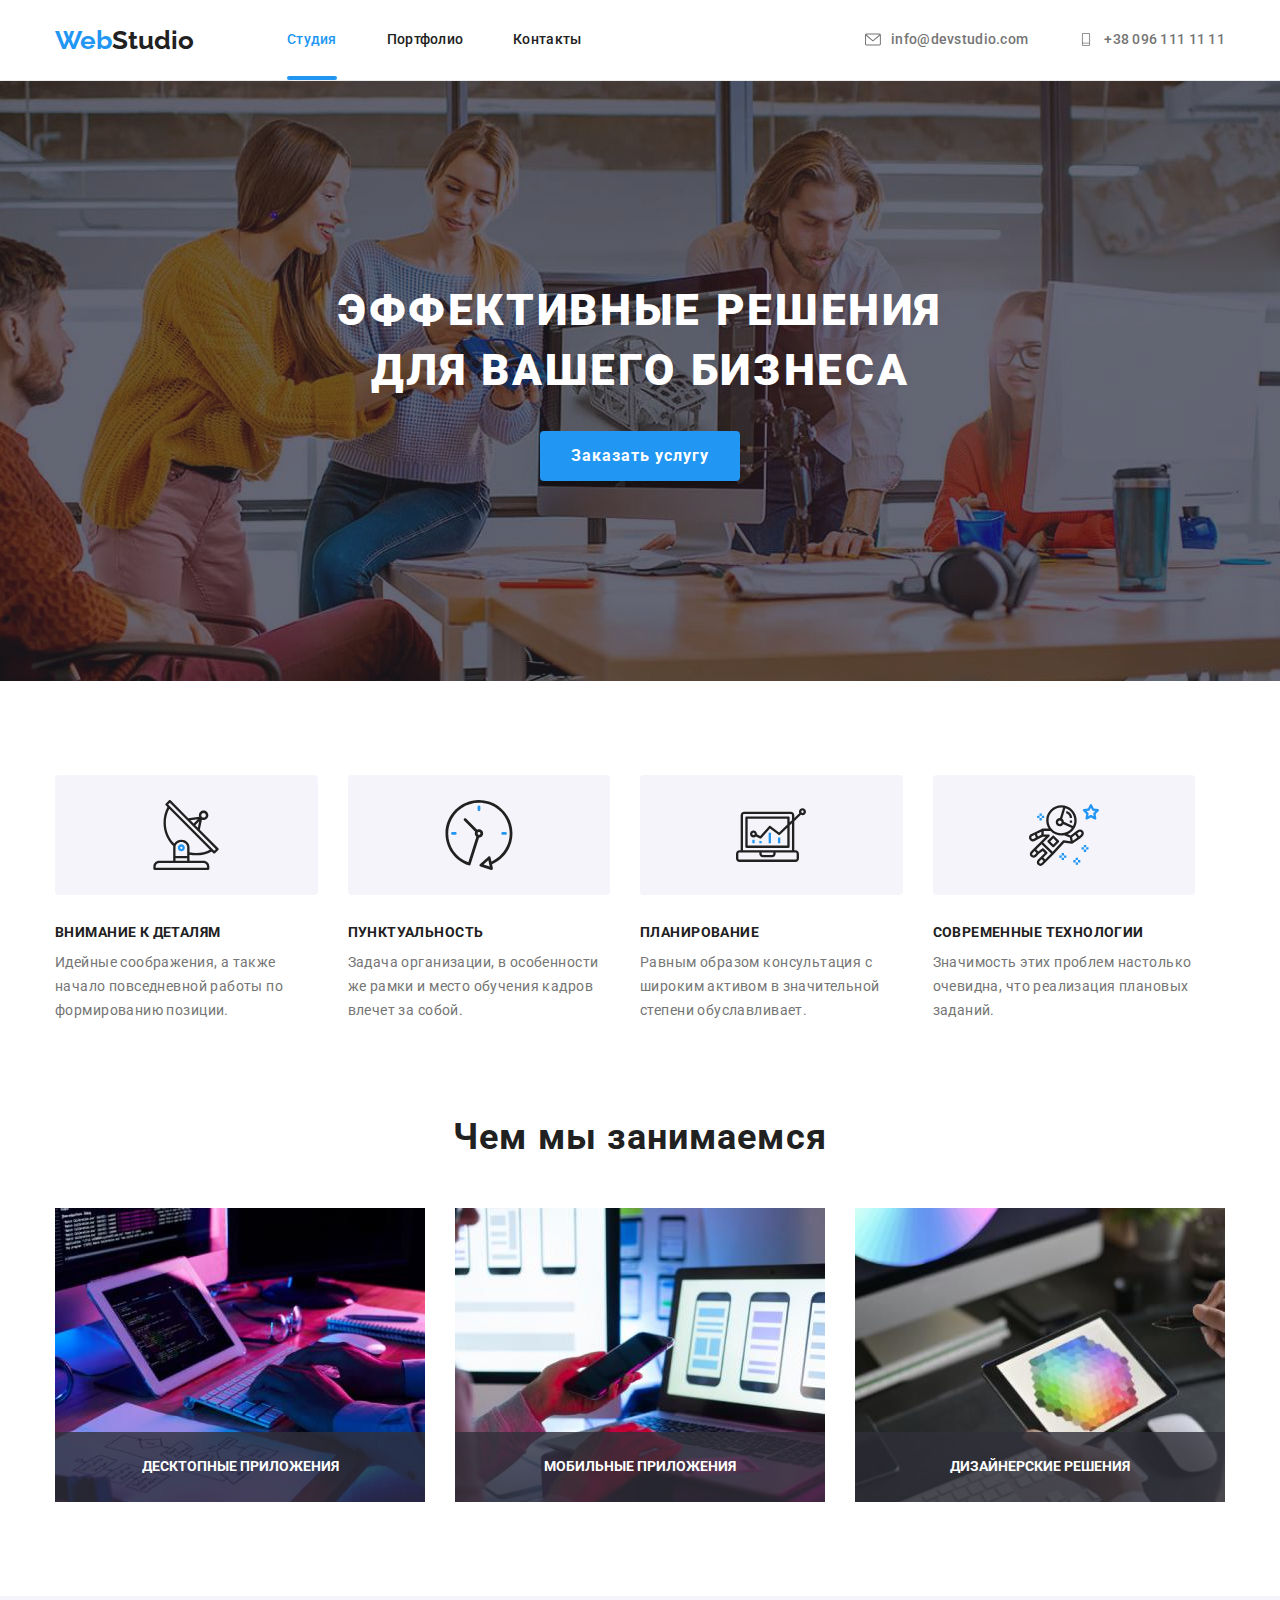
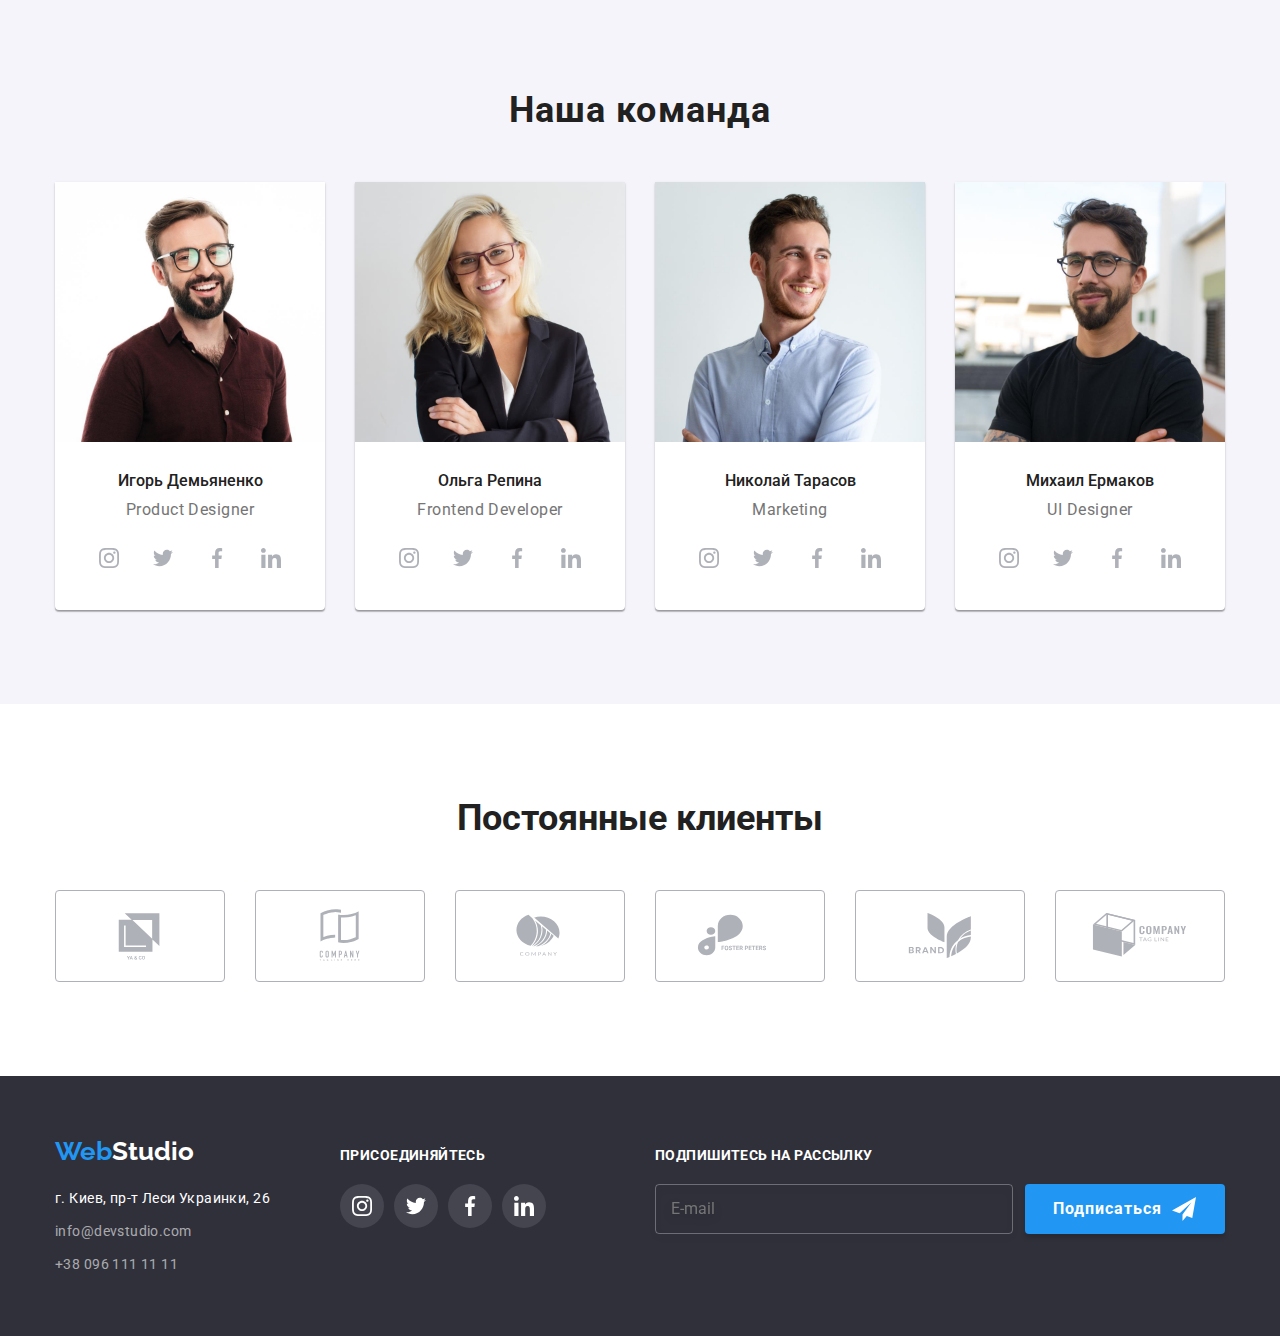
<file: index.html>
<!DOCTYPE html>
<html lang="ru">

<head>
    <meta charset="UTF-8">
    <meta http-equiv="X-UA-Compatible" content="IE=edge">
    <meta name="viewport" content="width=device-width, initial-scale=1.0">
    <title>WebStudio</title>
    <link rel="stylesheet"
        href="https://cdnjs.cloudflare.com/ajax/libs/modern-normalize/1.0.0/modern-normalize.min.css" />
    <link rel="stylesheet" href="./css/styles.css">
    <link rel="preconnect" href="https://fonts.googleapis.com">
    <link rel="preconnect" href="https://fonts.gstatic.com" crossorigin>
    <link
        href="https://fonts.googleapis.com/css2?family=Raleway:wght@700&family=Roboto:wght@400;500;700;900&display=swap"
        rel="stylesheet">
</head>

<body>
    <header class="header">
        <div class="container header-conteiner">
            <nav class="header-nav header-conteiner">
                <a href="" class="header-logo link">
                    <span class="logo">Web</span>Studio
                </a>
                <ul class="header-list">
                    <li class="header-item list"><a href="" class="header-link link current" >Студия</a></li>
                    <li class="header-item list"><a href="portfolio.html" class="header-link link">Портфолио</a></li>
                    <li class="header-item list"><a href="" class="header-link link">Контакты</a></li>
                </ul>
            </nav>
                <ul class="header-connect">
                    <li class="header-item-connect list">
                        <a href="mailto:info@devstudio.com" class="header-contacts link">
                            <svg class="header-icon" width="16" height="13">
                                <use href="./img/icons.svg#icon-mail"></use>
                            </svg>info@devstudio.com</a>
                        </li>
                    <li class="header-item-connect list">
                        <a href="tel:+380961111111" class=" header-contacts link">
                            <svg class="header-icon" width="16" height="13">
                                <use href="./img/icons.svg#icon-tel"></use>
                            </svg>+38 096 111 11 11</a>
                    </li>
                </ul>
            
        </div>
    </header>
    <main>
        <section class="basic section">
            <div class="container">
                <h1 class="basic-title">Эффективные решения для вашего бизнеса</h1>
                <button type="button" class="basic-btn" data-modal-open>Заказать услугу</button>
            </div>
        </section>
        <section class="benefits section">
            <div class="container">
                <ul class="benefits-list">
                    <li class="benefits-item list">
                        <div class="box">
                            <svg class="benefits-icon" width="70px" height="70px">
                                <use href="./img/icons.svg#icon-antenna"></use>
                            </svg>
                        </div>
                        <h3 class="benefits-title">Внимание к деталям</h3>
                        <p class="benefits-text">Идейные соображения, а также начало повседневной работы по формированию
                            позиции.</p>
                    </li>
                    <li class="benefits-item list">
                        <div class="box">
                            <svg class="benefits-icon" width="70px" height="70px">
                                <use href="./img/icons.svg#icon-clock"></use>
                            </svg>
                        </div>
                        <h3 class="benefits-title">Пунктуальность</h3>
                        <p class="benefits-text">Задача организации, в особенности же рамки и место обучения кадров
                            влечет за собой.</p>
                    </li>
                    <li class="benefits-item list">
                        <div class="box">
                            <svg class="benefits-icon" width="70px" height="70px">
                                <use href="./img/icons.svg#icon-diagram"></use>
                            </svg>
                        </div>
                        <h3 class="benefits-title">Планирование</h3>
                        <p class="benefits-text">Равным образом консультация с широким активом в значительной степени
                            обуславливает.</p>
                    </li>
                    <li class="benefits-item list">
                        <div class="box">
                            <svg class="benefits-icon" width="70px" height="70px">
                                <use href="./img/icons.svg#icon-astronaut"></use>
                            </svg>
                        </div>
                        <h3 class="benefits-title">Современные технологии</h3>
                        <p class="benefits-text">Значимость этих проблем настолько очевидна, что реализация плановых
                            заданий.</p>
                    </li>
                </ul>
            </div>
        </section>
        <section class="about section">
            <div class="container">
                <h2 class="about-title">Чем мы занимаемся</h2>
                <ul class="about-list">
                    <li class="about-item list"><img src="img/занятия1.jpg" alt="Человек работающий за компьютером"
                            width="370" class="about-img">
                            <div class="about-thumb">
                            <h3 class="about-title-item">Десктопные приложения</h3>
                        </div>
                        </li>
                    <li class="about-item list"><img src="img/занятия2.jpg"
                            alt="Человек работающий за компьютером с телефоном" width="370">
                        <div class="about-thumb">
                            <h3 class="about-title-item">Мобильные приложения</h3>
                        </div>
                    </li>
                    <li class="about-item list"><img src="img/занятия3.jpg" alt="Человек работает на планшете"
                            width="370">
                        <div class="about-thumb">
                            <h3 class="about-title-item">Дизайнерские решения</h3>
                        </div>
                    </li>
                </ul>
            </div>
        </section>
        <section class="team section">
            <div class="container">
                <h2 class="team-title">Наша команда</h2>
                <ul class="team-list">
                    <li class="team-item list">
                        <img src="img/нашакоманда1.jpg" alt="" width="270">
                        <div class="team-name-section">
                            <h3 class="team-name">Игорь Демьяненко</h3>
                            <p class="team-text">Product Designer</p>
                            <ul class="team-soc-list list">
                                        <li class="team-soc-item">
                                            <a href="" class="team-soc-link">
                                                <svg class="icon" width="20" height="20">
                                                    <use href="./img/icons.svg#icon-instagram"></use>
                                                </svg>
                                            </a>
                                        </li>
                                        <li class="team-soc-item">
                                            <a href="" class="team-soc-link">
                                                <svg class="icon" width="20" height="20">
                                                    <use href="./img/icons.svg#icon-twitter"></use>
                                                </svg>
                                            </a>
                                        </li>
                                        <li class="team-soc-item">
                                            <a href="" class="team-soc-link">
                                                <svg class="icon" width="20" height="20">
                                                    <use href="./img/icons.svg#icon-facebook"></use>
                                                </svg>
                                            </a>
                                        </li>
                                        <li class="team-soc-item">
                                            <a href="" class="team-soc-link">
                                                <svg class="icon" width="20" height="20">
                                                    <use href="./img/icons.svg#icon-linkedin"></use>
                                                </svg>
                                            </a>
                                        </li>

                            </ul>
                        </div>

                    </li>
                    <li class="team-item list">
                        <img src="img/нашакоманда2.jpg" alt="" width="270">
                        <div class="team-name-section">
                            <h3 class="team-name">Ольга Репина</h3>
                            <p class="team-text">Frontend Developer</p>
                            <ul class="team-soc-list list">
                                <li class="team-soc-item">
                                    <a href="" class="team-soc-link">
                                        <svg class="icon" width="20" height="20">
                                            <use href="./img/icons.svg#icon-instagram"></use>
                                        </svg>
                                    </a>
                                </li>
                                <li class="team-soc-item">
                                    <a href="" class="team-soc-link">
                                        <svg class="icon" width="20" height="20">
                                            <use href="./img/icons.svg#icon-twitter"></use>
                                        </svg>
                                    </a>
                                </li>
                                <li class="team-soc-item">
                                    <a href="" class="team-soc-link">
                                        <svg class="icon" width="20" height="20">
                                            <use href="./img/icons.svg#icon-facebook"></use>
                                        </svg>
                                    </a>
                                </li>
                                <li class="team-soc-item">
                                    <a href="" class="team-soc-link">
                                        <svg class="icon" width="20" height="20">
                                            <use href="./img/icons.svg#icon-linkedin"></use>
                                        </svg>
                                    </a>
                                </li>
                            
                            </ul>
                        </div>
                    </li>
                    <li class="team-item list">
                        <img src="img/нашакоманда3.jpg" alt="" width="270">
                        <div class="team-name-section">
                            <h3 class="team-name">Николай Тарасов</h3>
                            <p class="team-text">Marketing</p>
                            <ul class="team-soc-list list">
                                <li class="team-soc-item">
                                    <a href="" class="team-soc-link">
                                        <svg class="icon" width="20" height="20">
                                            <use href="./img/icons.svg#icon-instagram"></use>
                                        </svg>
                                    </a>
                                </li>
                                <li class="team-soc-item">
                                    <a href="" class="team-soc-link">
                                        <svg class="icon" width="20" height="20">
                                            <use href="./img/icons.svg#icon-twitter"></use>
                                        </svg>
                                    </a>
                                </li>
                                <li class="team-soc-item">
                                    <a href="" class="team-soc-link">
                                        <svg class="icon" width="20" height="20">
                                            <use href="./img/icons.svg#icon-facebook"></use>
                                        </svg>
                                    </a>
                                </li>
                                <li class="team-soc-item">
                                    <a href="" class="team-soc-link">
                                        <svg class="icon" width="20" height="20">
                                            <use href="./img/icons.svg#icon-linkedin"></use>
                                        </svg>
                                    </a>
                                </li>
                            
                            </ul>
                        </div>

                    </li>
                    <li class="team-item list">
                        <img src="img/нашакоманда4.jpg" alt="" width="270">
                        <div class="team-name-section">
                            <h3 class="team-name">Михаил Ермаков</h3>
                            <p class="team-text">UI Designer</p>
                            <ul class="team-soc-list list">
                                <li class="team-soc-item">
                                    <a href="" class="team-soc-link">
                                        <svg class="team-soc-icon" width="20" height="20">
                                            <use href="./img/icons.svg#icon-instagram"></use>
                                        </svg>
                                    </a>
                                </li>
                                <li class="team-soc-item">
                                    <a href="" class="team-soc-link">
                                        <svg class="team-soc-icon" width="20" height="20">
                                            <use href="./img/icons.svg#icon-twitter"></use>
                                        </svg>
                                    </a>
                                </li>
                                <li class="team-soc-item">
                                    <a href="" class="team-soc-link">
                                        <svg class="team-soc-icon" width="20" height="20">
                                            <use href="./img/icons.svg#icon-facebook"></use>
                                        </svg>
                                    </a>
                                </li>
                                <li class="team-soc-item">
                                    <a href="" class="team-soc-link">
                                        <svg class="team-soc-icon" width="20" height="20">
                                            <use href="./img/icons.svg#icon-linkedin"></use>
                                        </svg>
                                    </a>
                                </li>
                            
                            </ul>
                        </div>


                    </li>
                </ul>
            </div>
        </section>
        <section class="section">
            <div class="conteiner">
                <h2 class="clients-title">Постоянные клиенты</h2>
                <ul class="clients-list">
                    <li class="clients-item list">
                        <a href="" class="clients-link link">
                            <svg class="clients-icon" width="106" height="60">
                                <use href="./img/icons.svg#icon-Client-1"></use>
                            </svg>
                        </a>
                    </li>
                    <li class="clients-item list">
                        <a href="" class="clients-link link">
                            <svg class="clients-icon" width="106" height="60">
                                <use href="./img/icons.svg#icon-Client-2"></use>
                            </svg>
                        </a>
                    </li>
                    <li class="clients-item list">
                        <a href="" class="clients-link link">
                            <svg class="clients-icon" width="106" height="60">
                                <use href="./img/icons.svg#icon-Client-3"></use>
                            </svg>
                        </a>
                    </li>
                    <li class="clients-item list">
                        <a href="" class="clients-link link">
                            <svg class="clients-icon" width="106" height="60">
                                <use href="./img/icons.svg#icon-Client-4"></use>
                            </svg>
                        </a>
                    </li>
                    <li class="clients-item list">
                        <a href="" class="clients-link link">
                            <svg class="clients-icon" width="106" height="60">
                                <use href="./img/icons.svg#icon-Client-5"></use>
                            </svg>
                        </a>
                    </li>
                    <li class="clients-item list">
                        <a href="" class="clients-link link">
                            <svg class="clients-icon" width="106" height="60">
                                <use href="./img/icons.svg#icon-Client-6"></use>
                            </svg>
                        </a>
                    </li>
                </ul>
            </div>
        </section>
    </main>
    <footer class="footer">
        <div class="container footer-join">
            <div>
            <a href="" class="footer-logo link"><span class="logo">Web</span>Studio</a>
            <address>
                <ul class="footer-list">
                    <li class="footer-item list">
                        <a href="https://goo.gl/maps/ZzXpxowHpBQzY1ZR8" target="_blank"
                            rel="noopener nofollow noreferrer" class="footer-address link">г. Киев, пр-т Леси Украинки,
                            26</a>
                    </li>
                    <li class="footer-item list">
                        <a href="mailto:info@devstudio.com" class="footer-contacts link">info@devstudio.com</a>
                    </li>
                    <li class="footer-item list">
                        <a href="tel:+380961111111" class="footer-contacts link">+38 096 111 11 11</a>
                    </li>
                </ul>
            </address>
            </div>
            <div class="footer-box">
            <h2 class="footer-title">Присоединяйтесь</h2>
            <ul class="footer-soc">
                <li class="footer-soc-list list">
                    <a href="" class="footer-soc-link link">
                        <svg class="footer-icon" width="20" height="20">
                            <use href="./img/icons.svg#icon-instagram"></use>
                        </svg>
                    </a>
                </li>
                <li class="footer-soc-list list">
                    <a href="" class="footer-soc-link link">
                        <svg class="footer-icon" width="20" height="20">
                            <use href="./img/icons.svg#icon-twitter"></use>
                        </svg>
                    </a>
                </li>
                <li class="footer-soc-list list">
                    <a href="" class="footer-soc-link link">
                        <svg class="footer-icon" width="20" height="20">
                            <use href="./img/icons.svg#icon-facebook"></use>
                        </svg>
                    </a>
                </li>
                <li class="footer-soc-list list">
                    <a href="" class="footer-soc-link link">
                        <svg class="footer-icon" width="20" height="20">
                            <use href="./img/icons.svg#icon-linkedin"></use>
                        </svg>
                    </a>
                </li>
            </ul>
            </div>
            <div class="subscribe">
                <p class="subscribe-title">Подпишитесь на рассылку</p>
                <form class="subscribe-form">
                    <input 
                    type="email" 
                    name="usermail" 
                    class="subscribe-input" 
                    id="email" 
                    placeholder="E-mail" 
                    />
                    <button type="submit" class="subscribe-btn">
                        Подписаться
                        <svg width="24" height="24" class="subscribe-icon">
                            <use href="./img/icons.svg#icon-icon-send"></use>
                        </svg>
                    </button>
                </form>
            </div>
        </div>


    </footer>

    <div class="backdrop is-hidden" data-modal>
        <div class="modal ">
            <button type="button" class="btn-close" data-modal-close>
                <svg class="close-icon" width="18" height="18">
                    <use href="./img/icons.svg#icon-close"></use>
                </svg>
            </button>
            <p class="modal-title">Оставьте свои данные, мы вам перезвоним</p>
                <form>
                    <div class="modal-field">
                        <label class="modal-label">Имя</label>
                        <div class="input-wrap">
                         <input 
                        type="text" 
                        class="modal-input" 
                        name="user-tel" 
                         />
                        <svg class="form-icon" width="18" height="18">
                            <use href="./img/icons.svg#icon-person-black"></use>
                        </svg>
                        </div>
                    </div>
                    <div class="modal-field">
                        <label for="user-tel" class="modal-label">Телефон</label>
                        <div class="input-wrap">
                        <input 
                        type="tel"
                        class="modal-input"
                        name="user-tel"
                        id="user-tel"/>
                        <svg class="form-icon" width="18" height="18">
                            <use href="./img/icons.svg#icon-phone-black"></use>
                        </svg>
                        </div>
                    </div>
                    <div class="modal-field">
                        <label for="user-email" class="modal-label">Почта</label>
                        <div class="input-wrap">
                        <input 
                        type="email" 
                        class="modal-input" 
                        name="user-email" 
                        id="user-email" />
                        <svg class="form-icon" width="18" height="18">
                            <use href="./img/icons.svg#icon-email-black"></use>
                        </svg>
                        </div>
                    </div>
                    <div class="modal-field">
                        <label for="user-text" class="modal-label">Комментарий</label>
                        <textarea 
                        type="tel" 
                        class="comment-form" 
                        name="user-text" 
                        placeholder="Введите текст"
                        id="user-text"></textarea>
                        </div>
                     <div class="checkbox-field">
                        <label class="checkbox-label">
                            <input
                            type="checkbox"
                            name="privacy"
                            value="true"
                            class="modal-chek  modal-none-check "
                            id="privacy"
                            />
                           <span class="checkbox-icon"></span>
                           
                        <span class="checkbox-text"> Соглашаюсь с рассылкой и принимаю
                           <a href="" class="checkbox-part"> Условия договора</a>
                        </span>
                       </label>
                     </div>
                    <div class="modal-btn">
                        <button class="form-btn" type="submit">Отправить</button>
                    </div>
                    </div>
                </form>
            
        </div>
    </div>

<script src="./js/modal.js"></script>

</body>

</html>
</file>
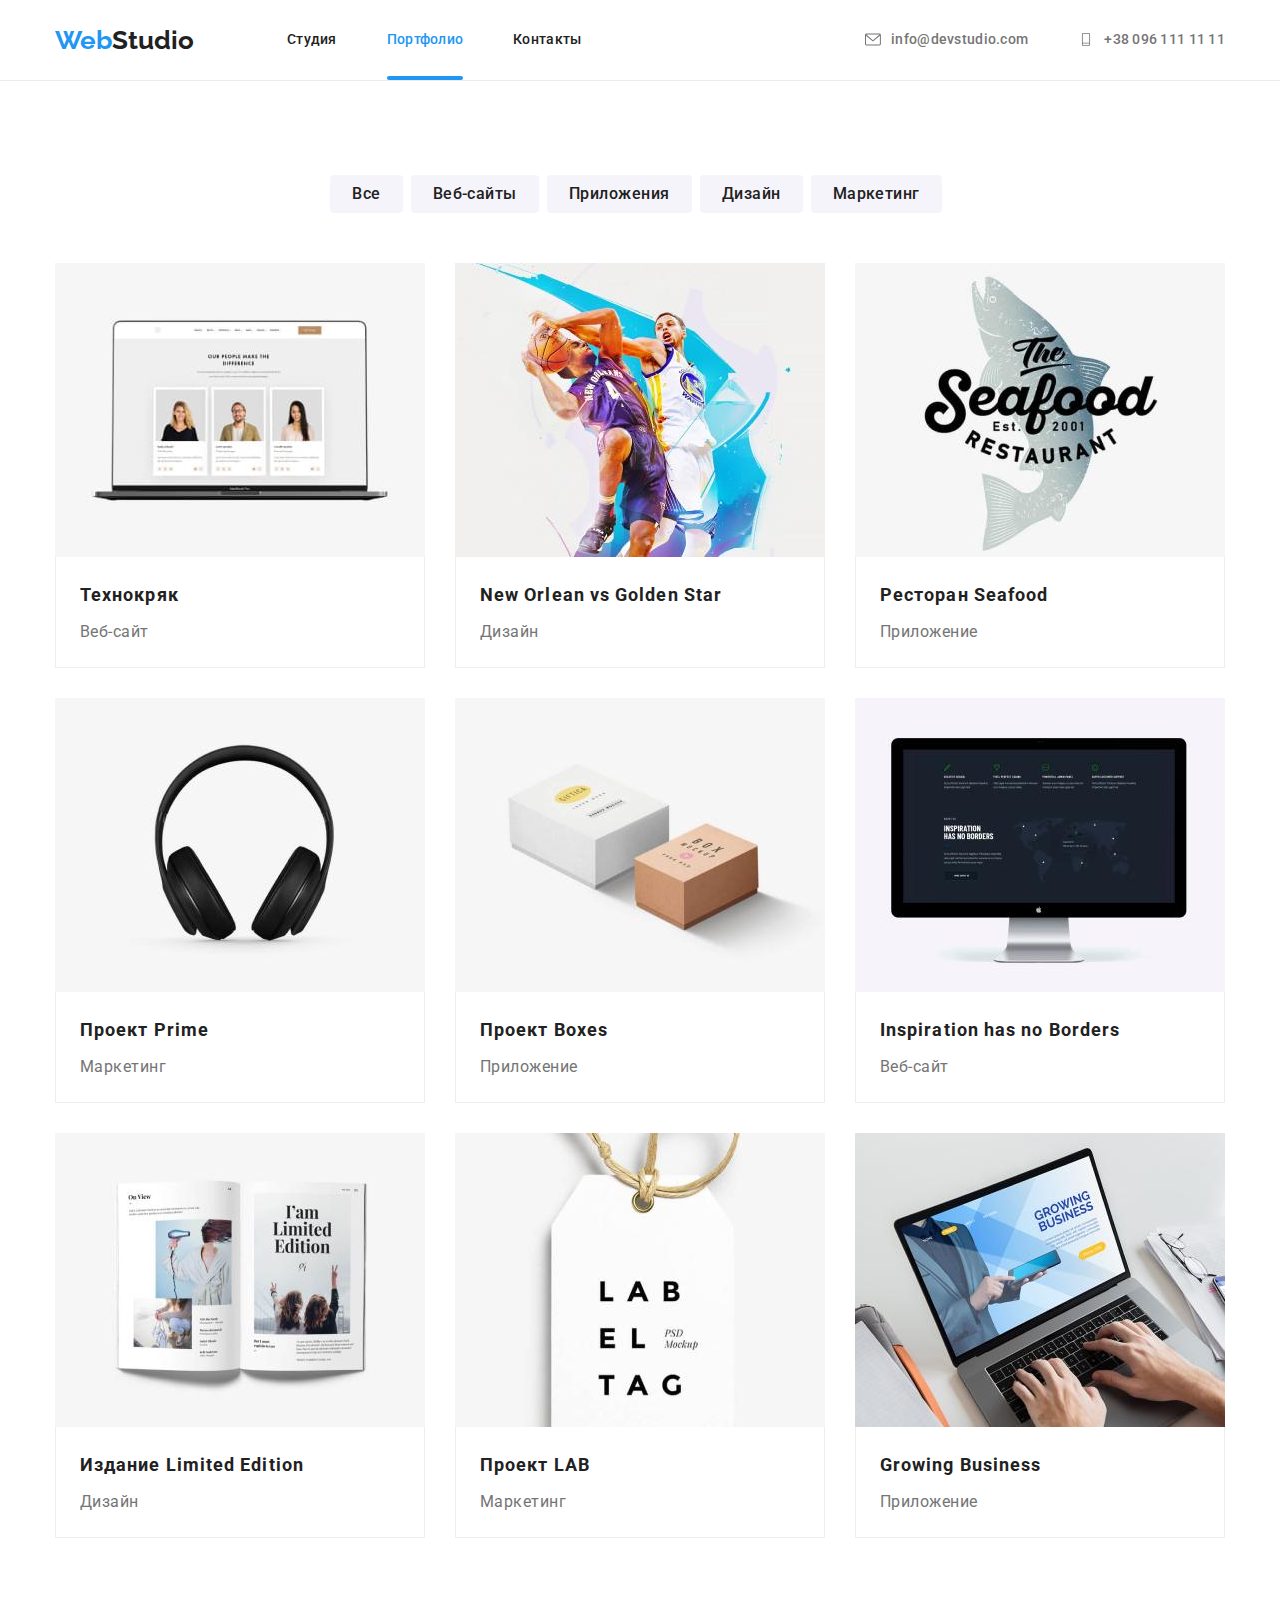
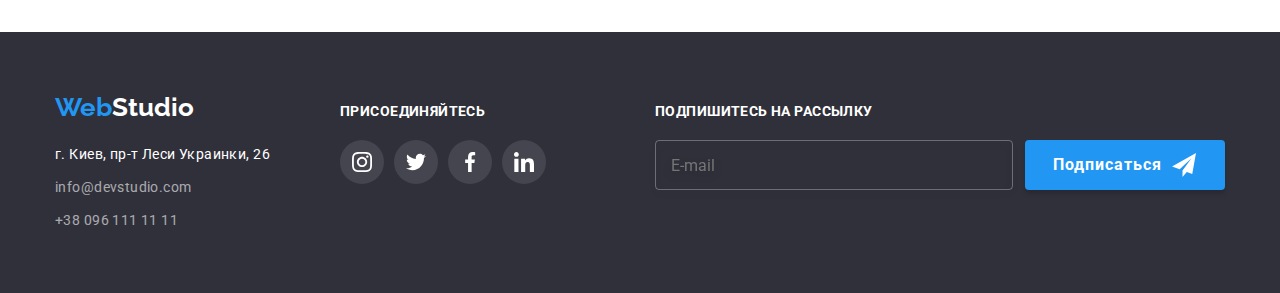
<file: portfolio.html>
<!DOCTYPE html>
<html lang="ru">

<head>
    <meta charset="UTF-8">
    <meta http-equiv="X-UA-Compatible" content="IE=edge">
    <meta name="viewport" content="width=device-width, initial-scale=1.0">
    <title>Portfolio</title>
    <link rel="stylesheet"
        href="https://cdnjs.cloudflare.com/ajax/libs/modern-normalize/1.0.0/modern-normalize.min.css" />
    <link rel="stylesheet" href="./css/styles.css">
    <link rel="preconnect" href="https://fonts.googleapis.com">
    <link rel="preconnect" href="https://fonts.gstatic.com" crossorigin>
    <link
        href="https://fonts.googleapis.com/css2?family=Raleway:wght@700&family=Roboto:wght@400;500;700;900&display=swap"
        rel="stylesheet">
    <link rel="stylesheet" href="https://cdnjs.cloudflare.com/ajax/libs/modern-normalize/1.1.0/modern-normalize.min.css"
        integrity="sha512-wpPYUAdjBVSE4KJnH1VR1HeZfpl1ub8YT/NKx4PuQ5NmX2tKuGu6U/JRp5y+Y8XG2tV+wKQpNHVUX03MfMFn9Q=="
        crossorigin="anonymous" referrerpolicy="no-referrer" />
    <link rel="stylesheet" href="css/styles.css" />
</head>

<body>
    <header class="header">
        <div class="container header-conteiner">
            <nav class="header-nav header-conteiner">
                <a href="" class="header-logo link">
                    <span class="logo">Web</span>Studio
                </a>
                <ul class="header-list">
                    <li class="header-item list"><a href="index.html" class="header-link link ">Студия</a></li>
                    <li class="header-item list"><a href="" class="header-link link current">Портфолио</a></li>
                    <li class="header-item list"><a href="" class="header-link link">Контакты</a></li>
                </ul>
            </nav>
            <ul class="header-connect">
                <li class="header-item-connect list">
                    <a href="mailto:info@devstudio.com" class="header-contacts link">
                        <svg class="header-icon" width="16" height="13">
                            <use href="./img/icons.svg#icon-mail"></use>
                        </svg>info@devstudio.com</a>
                </li>
                <li class="header-item-connect list">
                    <a href="tel:+380961111111" class=" header-contacts link">
                        <svg class="header-icon" width="16" height="13">
                            <use href="./img/icons.svg#icon-tel"></use>
                        </svg>+38 096 111 11 11</a>
                </li>
            </ul>
        
        </div>
    </header>
    <main>
        <section class="project section">
            <div class="container">
                <ul class="btn-list">
                    <li class="btn-item list"><button type="button" class="btn-class">Все</button></li>
                    <li class="btn-item list"><button type="button" class="btn-class">Веб-сайты</button></li>
                    <li class="btn-item list"><button type="button" class="btn-class">Приложения</button></li>
                    <li class="btn-item list"><button type="button" class="btn-class">Дизайн</button></li>
                    <li class="btn-item list"><button type="button" class="btn-class">Маркетинг</button></li>
                </ul>
                <ul class="projects-list">
                    <li class="projects-item list">
                        <a href="" class="link">
                            <div class="top-wrap">
                                <img class="project-image no-gap" src="./img/ВебсайтТехнокряк.jpg" alt="" width="370">
                                <p class="top-text">Ресурс предлагает комплексные предложения с разным уровнем функционала и сервисов. Все это позволит
                                    посетителю получить
                                    исчерпывающие сведения о компании или частном лице.</p>
                            </div>
                            <div class="other-text">
                                <h2 class="projects-title">Технокряк</h2>
                                <p class="projects-text">Веб-сайт</p>
                            </div>
                        </a>
                    </li>
                    <li class="projects-item list">
                        <a href="" class="link">
                            <div class="top-wrap">
                            <img class="project-image no-gap" src="./img/Дизайн.jpg" alt="" width="370">
                            <p class="top-text">Ресурс предлагает комплексные предложения с разным уровнем функционала и сервисов. Все это позволит
                                    посетителю получить
                                    исчерпывающие сведения о компании или частном лице.</p>
                            </div>
                            <div class="other-text">
                                <h2 class="projects-title">New Orlean vs Golden Star</h2>
                                <p class="projects-text">Дизайн</p>
                            </div>
                        </a>
                    </li>
                    <li class="projects-item list">
                        <a href="" class="link">
                            <div class="top-wrap">
                            <img class="project-image no-gap" src="./img/Приложение.jpg" alt="" width="370">
                            <p class="top-text">Ресурс предлагает комплексные предложения с разным уровнем функционала и сервисов. Все это позволит
                                    посетителю получить
                                    исчерпывающие сведения о компании или частном лице.</p>
                            </div>
                            <div class="other-text">
                                <h2 class="projects-title">Ресторан Seafood</h2>
                                <p class="projects-text">Приложение</p>
                            </div>
                        </a>
                    </li>
                    <li class="projects-item list">
                        <a href="" class="link">
                            <div class="top-wrap">
                            <img class="project-image no-gap" src="./img/Маркетинг.jpg" alt="" width="370">
                            <p class="top-text">Ресурс предлагает комплексные предложения с разным уровнем функционала и сервисов. Все это позволит
                                    посетителю получить
                                    исчерпывающие сведения о компании или частном лице.</p>
                            </div>
                            <div class="other-text">
                                <h2 class="projects-title">Проект Prime</h2>
                                <p class="projects-text">Маркетинг</p>
                            </div>
                        </a>
                    </li>
                    <li class="projects-item list">
                        <a href="" class="link">
                            <div class="top-wrap">
                            <img class="project-image no-gap" src="./img/ПриложениеBoxes.jpg" alt="" width="370">
                            <p class="top-text">Ресурс предлагает комплексные предложения с разным уровнем функционала и сервисов. Все это позволит
                                    посетителю получить
                                    исчерпывающие сведения о компании или частном лице.</p>
                            </div>
                            <div class="other-text">
                                <h2 class="projects-title">Проект Boxes</h2>
                                <p class="projects-text">Приложение</p>
                            </div>
                        </a>
                    </li>
                    <li class="projects-item list">
                        <a href="" class="link">
                            <div class="top-wrap">
                            <img class="project-image no-gap" src="./img/Вебсайт.jpg" alt="" width="370">
                            <p class="top-text">Ресурс предлагает комплексные предложения с разным уровнем функционала и сервисов. Все это позволит
                                    посетителю получить
                                    исчерпывающие сведения о компании или частном лице.</p>
                            </div>
                            <div class="other-text">
                                <h2 class="projects-title">Inspiration has no Borders</h2>
                                <p class="projects-text">Веб-сайт</p>
                            </div>
                        </a>
                    </li>
                    <li class="projects-item list">
                        <a href="" class="link">
                            <div class="top-wrap">
                            <img class="project-image no-gap" src="./img/ДизайнИздание.jpg" alt="" width="370">
                            <p class="top-text">Ресурс предлагает комплексные предложения с разным уровнем функционала и сервисов. Все это позволит
                                    посетителю получить
                                    исчерпывающие сведения о компании или частном лице.</p>
                            </div>
                            <div class="other-text">
                                <h2 class="projects-title">Издание Limited Edition</h2>
                                <p class="projects-text">Дизайн</p>
                            </div>
                        </a>
                    </li>
                    <li class="projects-item list">
                        <a href="" class="link">
                            <div class="top-wrap">
                            <img class="project-image no-gap" src="./img/МаркетингПроект.jpg" alt="" width="370">
                            <p class="top-text">Ресурс предлагает комплексные предложения с разным уровнем функционала и сервисов. Все это позволит
                                    посетителю получить
                                    исчерпывающие сведения о компании или частном лице.</p>
                            </div>
                            <div class="other-text">
                                <h2 class="projects-title">Проект LAB</h2>
                                <p class="projects-text">Маркетинг</p>
                            </div>
                        </a>
                    </li>
                    <li class="projects-item list">
                        <a href="" class="link">
                            <div class="top-wrap">
                            <img class="project-image no-gap" src="./img/ПриложениеBusiness.jpg" alt="" width="370">
                            <p class="top-text">Ресурс предлагает комплексные предложения с разным уровнем функционала и сервисов. Все это позволит
                                    посетителю получить
                                    исчерпывающие сведения о компании или частном лице.</p>
                            </div>
                            <div class="other-text">
                                <h2 class="projects-title">Growing Business</h2>
                                <p class="projects-text">Приложение</p>
                            </div>
                        </a>
                    </li>
                </ul>
            </div>
        </section>

    </main>
<footer class="footer">
    <div class="container footer-join">
        <div>
            <a href="" class="footer-logo link"><span class="logo">Web</span>Studio</a>
            <address>
                <ul class="footer-list">
                    <li class="footer-item list">
                        <a href="https://goo.gl/maps/ZzXpxowHpBQzY1ZR8" target="_blank" rel="noopener nofollow noreferrer"
                            class="footer-address link">г. Киев, пр-т Леси Украинки,
                            26</a>
                    </li>
                    <li class="footer-item list">
                        <a href="mailto:info@devstudio.com" class="footer-contacts link">info@devstudio.com</a>
                    </li>
                    <li class="footer-item list">
                        <a href="tel:+380961111111" class="footer-contacts link">+38 096 111 11 11</a>
                    </li>
                </ul>
            </address>
        </div>
        <div class="footer-box">
            <h2 class="footer-title">Присоединяйтесь</h2>
            <ul class="footer-soc">
                <li class="footer-soc-list list">
                    <a href="" class="footer-soc-link link">
                        <svg class="footer-icon" width="20" height="20">
                            <use href="./img/icons.svg#icon-instagram"></use>
                        </svg>
                    </a>
                </li>
                <li class="footer-soc-list list">
                    <a href="" class="footer-soc-link link">
                        <svg class="footer-icon" width="20" height="20">
                            <use href="./img/icons.svg#icon-twitter"></use>
                        </svg>
                    </a>
                </li>
                <li class="footer-soc-list list">
                    <a href="" class="footer-soc-link link">
                        <svg class="footer-icon" width="20" height="20">
                            <use href="./img/icons.svg#icon-facebook"></use>
                        </svg>
                    </a>
                </li>
                <li class="footer-soc-list list">
                    <a href="" class="footer-soc-link link">
                        <svg class="footer-icon" width="20" height="20">
                            <use href="./img/icons.svg#icon-linkedin"></use>
                        </svg>
                    </a>
                </li>
            </ul>
        </div>
        <div class="subscribe">
            <p class="subscribe-title">Подпишитесь на рассылку</p>
            <form class="subscribe-form">
                <input type="email" name="usermail" class="subscribe-input" id="email" placeholder="E-mail" />
                <button type="submit" class="subscribe-btn">
                    Подписаться
                    <svg width="24" height="24" class="subscribe-icon">
                        <use href="./img/icons.svg#icon-icon-send"></use>
                    </svg>
                </button>
            </form>
        </div>
    </div>


</footer>
</body>

</html>
</file>
<file: css/styles.css>
:root {
  --brend-color: #2196f3;
  --main-title-color: #212121;
  --second-title-color: #757575;
}

body {
  font-family: "Roboto", "Raleway", sans-serif;
  background: #ffffff;
  position: relative;
}

h1,
h2,
h3,
h4,
h5,
h6,
ul,
p {
  margin: 0;
  padding: 0;
}

img {
  display: block;
  min-width: 100%;
}

.section {
  padding: 94px 0 94px 0;
}

.container {
  width: 1200px;
  margin: 0 auto;
  padding-right: 15px;
  padding-left: 15px;
}

.list {
  list-style: none;
}

.link {
  text-decoration: none;
}

/*-----Header-----*/

.header {
  border-bottom: 1px solid #ececec;
}

.header-conteiner {
  display: flex;
  align-items: center;
}

.header-nav .current {
  color: var(--brend-color);
}

.header-logo {
  margin-right: 93px;
  color: var(--main-title-color);
  font-family: "Raleway", sans-serif;
  font-weight: 700;
  font-size: 26px;
  line-height: 1.19;
}
.logo {
  color: var(--brend-color);
}

.header-list {
  display: flex;
}

.header-item:not(:last-child) {
  margin-right: 50px;
}

.header-link {
  position: relative;
  display: block;
  padding-top: 32px;
  padding-bottom: 32px;

  font-weight: 500;
  font-size: 14px;
  line-height: 1.14;
  letter-spacing: 0.02em;
  color: var(--main-title-color);
  transition: color 250ms cubic-bezier(0.4, 0, 0.2, 1);
}

.header-link:hover,
.header-link:focus {
  color: var(--brend-color);
}

.header-item .current::after {
  content: "";
  position: absolute;
  width: 100%;
  height: 4px;
  background: var(--brend-color);
  border-radius: 2px;
  left: 0;
  bottom: 0;
}

.header-contacts {
  display: flex;
  align-items: center;
  padding: 32px 0px;
  font-weight: 500;
  font-size: 14px;
  line-height: 1.14;
  letter-spacing: 0.02em;
  color: var(--second-title-color);
  transition: color 250ms cubic-bezier(0.4, 0, 0.2, 1);
}

.header-icon {
  padding-top: -1px;
  margin-right: 10px;
  width: 16px;
  height: 13px;
  fill: currentColor;
}

.header-connect {
  display: flex;
  margin-left: auto;
  transition: color 250ms cubic-bezier(0.4, 0, 0.2, 1);
}
.header-item-connect {
  margin-left: 50px;
}

.header-contacts:hover,
.header-contacts:focus {
  color: var(--brend-color);
}

/*-----Main-----*/

.basic {
  max-width: 1600px;
  margin: 0 auto;
  height: 600px;
  padding-top: 200px;
  padding-bottom: 200px;
  background: #2f303a;
  background-image: linear-gradient(
      rgba(47, 48, 58, 0.4),
      rgba(47, 48, 58, 0.4)
    ),
    url(../img/basic.jpg);
  background-repeat: no-repeat;
  background-position: center;
  background-size: cover;
  text-align: center;
}

.basic-title {
  width: 696px;
  margin: 0 auto 30px;
  font-weight: 900;
  font-size: 44px;
  line-height: 1.36;

  text-align: center;
  letter-spacing: 0.06em;
  text-transform: uppercase;
  color: #ffffff;
}

.basic-btn {
  justify-content: center;
  min-width: 200px;
  font-family: inherit;
  font-weight: 700;
  font-size: 16px;
  line-height: 1.87;
  align-items: center;
  text-align: center;
  letter-spacing: 0.06em;
  color: #ffffff;
  cursor: pointer;
  border: none;

  background: #2196f3;
  box-shadow: 0px 4px 4px rgba(0, 0, 0, 0.15);
  border-radius: 4px;
  width: 200px;
  height: 50px;
  transition: background-color 250ms cubic-bezier(0.4, 0, 0.2, 1);
}

.basic-btn:hover,
.basic-btn:focus {
  background-color: #188ce8;
}

.benefits {
  padding-top: 94px;
  padding-bottom: 0;
  text-align: left;
}
.benefits-list {
  display: flex;
  margin: 0;
  padding: 0;
}

.benefits-item {
  width: 270px;
  margin-right: 30px;
}

.benefits-item:last-child {
  padding-right: 0;
}

.box {
  display: flex;
  justify-content: center;
  align-items: center;
  margin-bottom: 30px;
  height: 120px;
  border-radius: 4px;
  background-color: #f5f4fa;
}

.benefits-title {
  font-size: 14px;
  line-height: 1.14;
  letter-spacing: 0.03em;
  text-transform: uppercase;
  color: var(--main-title-color);
  padding-bottom: 10px;
}

.benefits-text {
  font-size: 14px;
  line-height: 1.71;
  letter-spacing: 0.03em;
  color: var(--second-title-color);
}

.team {
  background: #f5f4fa;
  margin-left: 0;
  padding-bottom: 94px;
}

.about-list,
.team-list {
  display: flex;
}

.about-item {
  justify-content: center;
  position: relative;
}

.about-item:not(:last-child) {
  margin-right: 30px;
}

.team-item:not(:last-child) {
  margin-right: 30px;
}

.about-img {
  display: block;
  max-width: 100%;
}

.about-thumb {
  position: absolute;
  left: 0;
  bottom: 0;
  width: 100%;
  height: 70px;
  display: flex;
  align-items: center;
  justify-content: center;
  background: rgba(47, 48, 58, 0.8);
}

.about-title-item {
  font-size: 14px;
  line-height: 1.14;
  text-align: center;
  text-transform: uppercase;
  color: #ffffff;
}

.about-title,
.team-title {
  font-size: 36px;
  line-height: 1.16;
  text-align: center;
  letter-spacing: 0.03em;
  color: var(--main-title-color);
  margin-bottom: 50px;
}

.team-item {
  background-color: #ffffff;
  border-radius: 0 0 4px 4px;
  box-shadow: 0px 1px 3px rgba(0, 0, 0, 0.12), 0px 1px 1px rgba(0, 0, 0, 0.14),
    0px 2px 1px rgba(0, 0, 0, 0.2);
  border-radius: 0px 0px 4px 4px;
}
.team-name {
  font-weight: 500;
  font-size: 16px;
  line-height: 1.18;
  text-align: center;
  color: var(--main-title-color);
  margin-bottom: 10px;
}
.team-name-section {
  padding-top: 30px;
  padding-bottom: 30px;
}
.team-text {
  font-size: 16px;
  line-height: 1.18;
  text-align: center;
  letter-spacing: 0.03em;
  color: var(--second-title-color);
  margin-bottom: 16px;
}
.team-soc-list {
  display: flex;
  justify-content: center;
}

.team-soc-item {
  width: 44px;
  height: 44px;
  margin-right: 10px;
}

.team-soc-item:last-child {
  margin-right: 0;
}

.team-soc-link {
  width: 100%;
  height: 100%;
  fill: #afb1b8;
  background-color: #ffffff;
  border-radius: 50%;
  display: flex;
  align-items: center;
  justify-content: center;
  transition: background-color 250ms cubic-bezier(0.4, 0, 0.2, 1);
}

.team-soc-link:hover,
.team-soc-link:focus {
  color: #fff;
  fill: currentColor;
  background-color: var(--brend-color);
}

.clients-title {
  margin-bottom: 50px;
  font-weight: 700;
  font-size: 36px;
  line-height: 1.16;
  text-align: center;
  color: var(--main-title-color);
}

.clients-list,
.clients-link {
  display: flex;
  align-items: center;
  justify-content: center;
}

.clients-link {
  width: 100%;
  height: 100%;
  max-width: 170px;
  color: #afb1b8;
  transition: color 250ms cubic-bezier(0.4, 0, 0.2, 1),
    border 250ms cubic-bezier(0.4, 0, 0.2, 1);
}
.clients-link:hover,
.clients-link:focus {
  border: 1px solid var(--brend-color);
  border-radius: 4px;
  color: var(--brend-color);
}

.clients-icon {
  fill: currentColor;
}

.clients-item {
  justify-content: center;
  width: 170px;
  height: 92px;
  margin-right: 30px;
  border: 1px solid #afb1b8;
  border-radius: 4px;
  display: flex;
}

.clients-item:last-child {
  margin-right: 0;
}

/*----Footer-----*/

.footer {
  background: #2f303a;
  padding-top: 60px;
  padding-bottom: 60px;
}

.footer-logo {
  display: inline-block;
  font-family: "Raleway", sans-serif;
  color: #ffffff;
  margin-bottom: 20px;
  font-weight: 700;
  font-size: 26px;
  line-height: 1.19;
}

.footer-list {
  display: inline-block;
  padding-top: 0;
  font-style: normal;
  letter-spacing: 0.03em;
}

.footer-item:not(:last-child) {
  margin-bottom: 9px;
}

.footer-address {
  font-size: 14px;
  line-height: 1.71;
  letter-spacing: 0.03em;
  color: #ffffff;
  transition: color 250ms cubic-bezier(0.4, 0, 0.2, 1);
}

.footer-contacts {
  font-size: 14px;
  line-height: 1.71;
  letter-spacing: 0.03em;
  color: rgba(255, 255, 255, 0.6);
  transition: color 250ms cubic-bezier(0.4, 0, 0.2, 1);
}

.footer-address:hover,
.footer-contacts:hover {
  color: var(--brend-color);
}

.footer-address:focus,
.footer-contacts:focus {
  color: var(--brend-color);
}

.footer-join {
  display: flex;
  align-items: baseline;
}

.footer-box {
  margin-left: 70px;
}

.footer-title {
  margin-bottom: 20px;
  font-size: 14px;
  line-height: 1.14;
  letter-spacing: 0.03em;
  text-transform: uppercase;
  color: #ffffff;
}

.footer-soc {
  display: flex;
  justify-content: center;
  margin-bottom: 10px;
}

.footer-soc-list {
  width: 44px;
  height: 44px;
  margin-right: 10px;
}

.footer-soc-list:last-child {
  margin-right: 0;
}

.footer-soc-link {
  width: 100%;
  height: 100%;
  border-radius: 50%;
  background: rgba(255, 255, 255, 0.1);
  display: flex;
  align-items: center;
  justify-content: center;
  color: #ffffff;
  transition: background-color 250ms cubic-bezier(0.4, 0, 0.2, 1);
}

.footer-icon {
  fill: currentColor;
}

.footer-soc-link:hover,
.footer-soc-link:focus {
  background-color: var(--brend-color);
  color: #ffffff;
}

.subscribe {
  margin-left: auto;
}

.subscribe-title {
  margin-bottom: 20px;
  font-weight: 700;
  font-size: 14px;
  line-height: 1.14;
  letter-spacing: 0.03em;
  text-transform: uppercase;
  color: #ffffff;
}

.subscribe-form {
  position: relative;
  display: flex;
  justify-content: center;
}

.subscribe-input {
  width: 358px;
  height: 50px;
  padding-left: 15px;
  border: 1px solid rgba(255, 255, 255, 0.3);
  filter: drop-shadow(0px 4px 4px rgba(0, 0, 0, 0.15));
  border-radius: 4px;
  background-color: transparent;
  transition: border 250ms cubic-berier(0.4, 0, 0.2, 1);
  color: #ffffff;
  outline: transparent;
}

.subscribe-label {
  position: absolute;
  top: 50%;
  left: 16px;
  color: rgba(255, 255, 255, 0.6);
  transform: translateY(-50%);
  transition: transform 250ms cubic-bezier(0.4, 0, 0.2, 1);
}

.subscribe-btn {
  display: flex;
  align-items: center;
  margin-left: 12px;
  width: 200px;
  height: 50px;
  font-weight: 700;
  font-size: 16px;
  line-height: 1.88;
  letter-spacing: 0.06em;
  border: none;
  cursor: pointer;
  color: #ffffff;
  background: var(--brend-color);
  box-shadow: 0px 4px 4px rgba(0, 0, 0, 0.15);
  border-radius: 4px;
  padding: 10px 29px 10px 28px;
  transition: background-color 250ms cubic-bezier(0.4, 0, 0.2, 1);
}

.subscribe-btn:hover,
.subscribe-btn:focus {
  background-color: #188ce8;
}

.subscribe-icon {
  margin-left: 10px;
}

.subscribe-input:focus {
  border: 2px solid var(--brend-color);
}

/*-----Portfolio-buttons-----*/

.btn-list {
  display: flex;
  margin-bottom: 50px;
  justify-content: center;
}

.btn-item {
  margin-right: 8px;
}

.btn-item:last-child {
  padding-right: 0;
}

.btn-class {
  border: none;
  padding: 6px 22px;
  display: block;
  font: inherit;
  font-weight: 500;
  font-size: 16px;
  line-height: 1.62;
  text-align: center;
  letter-spacing: 0.03em;
  color: var(--main-title-color);
  background: #f5f4fa;
  cursor: pointer;
  border-radius: 4px;
  transition: background-color 250ms cubic-bezier(0.4, 0, 0.2, 1),
    color 250ms cubic-bezier(0.4, 0, 0.2, 1),
    box-shadow 250ms cubic-bezier(0.4, 0, 0.2, 1);
}

.btn-class:hover,
.btn-class:focus {
  color: #ffffff;
  background-color: var(--brend-color);
  box-shadow: 0px 3px 1px rgba(0, 0, 0, 0.1), 0px 1px 2px rgba(0, 0, 0, 0.08),
    0px 2px 2px rgba(0, 0, 0, 0.12);
}

/*-----Projects-portfolio----*/
.project {
  padding-top: 94px;
  padding-bottom: 94px;
}
.projects-list {
  display: flex;
  flex-wrap: wrap;
  justify-content: center;
}

.projects-item {
  transition: box-shadow 250ms cubic-bezier(0.4, 0, 0.2, 1);
}

.projects-item:not(:nth-child(3n)) {
  margin-right: 30px;
}

.projects-item:nth-child(-n + 6) {
  margin-bottom: 30px;
}

.projects-item:hover,
.projects-item:focus {
  box-shadow: 0px 1px 1px rgba(0, 0, 0, 0.12), 0px 4px 4px rgba(0, 0, 0, 0.06),
    1px 4px 6px rgba(0, 0, 0, 0.16);
}

.projects-item:hover .top-text {
  transform: translateY(0);
}

.top-wrap {
  position: relative;
  overflow: hidden;
}

.top-text {
  position: absolute;
  top: 0;
  width: 100%;
  line-height: 1.56;
  font-size: 18px;
  transform: translateY(100%);
  transition: transform 250ms cubic-bezier(0.4, 0, 0.2, 1);
  color: #ffffff;
  background-color: rgba(33, 150, 243, 0.9);
  padding: 63px 24px;
}

.project-image.no-gap {
  display: block;
}

.projects-title {
  font-size: 18px;
  line-height: 2;
  letter-spacing: 0.06em;
  color: var(--main-title-color);
  margin-bottom: 4px;
}
.projects-text {
  font-size: 16px;
  line-height: 1.88;
  letter-spacing: 0.03em;
  color: var(--second-title-color);
}

.other-text {
  padding: 20px 24px;
  box-sizing: border-box;

  width: 370px;

  background: #ffffff;
  border: 1px solid #eeeeee;
  border-top: #ffffff;
}

.backdrop {
  width: 100%;
  height: 100%;
  background-color: rgba(0, 0, 0, 0.2);
  position: fixed;
  top: 0;
  left: 0;
  transition: opacity 1000ms cubic-bezier(0.4, 0, 0.2, 1),
    visibility 1000ms cubic-bezier(0.4, 0, 0.2, 1);
}

/*---------modal--------*/

.modal {
  position: absolute;
  top: 50%;
  left: 50%;
  width: 528px;
  min-height: 581px;
  padding: 40px;

  background-color: #ffffff;
  box-shadow: 0px 1px 3px rgba(0, 0, 0, 0.12), 0px 1px 1px rgba(0, 0, 0, 0.14),
    0px 2px 1px rgba(0, 0, 0, 0.2);
  border-radius: 4px;
  transform: translate(-50%, -50%);
  transition: transform 1000ms cubic-bezier(0.4, 0, 0.2, 1);
  transition: translatel;
}

.btn-close {
  position: absolute;
  top: 8px;
  right: 8px;

  background: #ffffff;
  cursor: pointer;
  border: 1px solid rgba(0, 0, 0, 0.1);
  border-radius: 50%;
  display: flex;
  padding: 6px 6px;
  transition: fill 250ms cubic-bezier(0.4, 0, 0.2, 1);
}
.btn-close:hover,
.btn-close:focus {
  fill: var(--brend-color);
}

.is-hidden {
  visibility: hidden;
  opacity: 0;
  pointer-events: none;
}

.modal-title {
  font-weight: 700;
  font-size: 20px;
  line-height: 1.15;
  text-align: center;
  margin-bottom: 12px;
}

.modal-field {
  margin-bottom: 10px;
}

.modal-label {
  display: block;
  font-weight: 400;
  font-size: 12px;
  line-height: 1.16;
  letter-spacing: 0.01em;
  color: var(--second-title-color);
  margin-bottom: 4px;
}

.form-privacy {
  font-weight: 400;
  display: flex;
  justify-content: center;
  margin-bottom: 30px;
  font-size: 14px;
}

.input-wrap {
  position: relative;
  display: block;
}

.form-icon {
  position: absolute;
  left: 12px;
  top: 50%;
  transform: translateY(-50%);
  transition: fill 250ms cubic-bezier(0.4, 0, 0.2, 1);
}

.modal-input {
  width: 100%;
  height: 40px;
  border: 1px solid rgba(33, 33, 33, 0.2);
  border-radius: 4px;
  padding-left: 30px;
  outline: transparent;
  transition: border 250ms cubic-bezier(0.4, 0, 0.2, 1);
}

.modal-input:focus + .form-icon {
  fill: var(--brend-color);
}

.modal-input:focus,
.comment-form:focus {
  border: 1px solid var(--brend-color);
}

.comment-form {
  width: 100%;
  height: 120px;
  padding: 12px 16px;
  border: 1px solid rgba(33, 33, 33, 0.2);
  border-radius: 4px;
  outline: transparent;
  resize: none;
  transition: border 250ms cubic-bezier(0.4, 0, 0.2, 1);
}

.checkbox-field {
  display: flex;
  justify-content: center;
  margin-bottom: 30px;
}

.checkbox-label,
.checkbox-part {
  line-height: 1.71;
}

.checkbox-label {
  display: flex;
  align-items: center;
}

.checkbox-part {
  margin-left: 5px;
  color: var(--brend-color);
}

.checkbox-icon {
  display: inline-block;
  width: 16px;
  height: 15px;
  border: 1px solid black;
  border-radius: 2px;
  margin-right: 7px;
  justify-items: center;
  outline: transparent;
  transition: background-color 250ms cubic-bezier(0.4, 0, 0.2, 1);
}

.checkbox-text {
  margin: 0;
  padding: 0;
  font-size: 14px;
  line-height: 1.71;
  letter-spacing: 0.03em;
  color: var(--second-title-color);
}
.modal-none-check {
  position: absolute;
  width: 1px;
  height: 1px;
  margin: -1px;
  border: 0;
  padding: 0;
  white-space: nowrap;
  -webkit-clip-path: inset(100%);
  clip-path: inset(100%);
  clip: rect(0 0 0 0);
  overflow: hidden;
}

.modal-chek:checked + .checkbox-icon {
  background-color: var(--brend-color);
  background-image: url(../img/icon-chek-mark.svg);
  border: none;
  background-repeat: no-repeat;
  background-position: center;
  background-origin: border-box;
  transition: fill 250ms cubic-bezier(0.4, 0, 0.2, 1);
}

.modal-btn {
  text-align: center;
}

.form-btn {
  width: 200px;
  height: 50px;
  padding: 10px 55px;
  font-weight: 700;
  font-size: 16px;
  line-height: 1.88;
  letter-spacing: 0.06em;
  color: #ffffff;
  background-color: var(--brend-color);
  box-shadow: 0px 4px 4px rgba(0, 0, 0, 0.15);
  border-radius: 4px;
  border: none;
}

.form-btn:hover,
.form-btn:focus {
  background-color: #188ce8;
}
</file>
